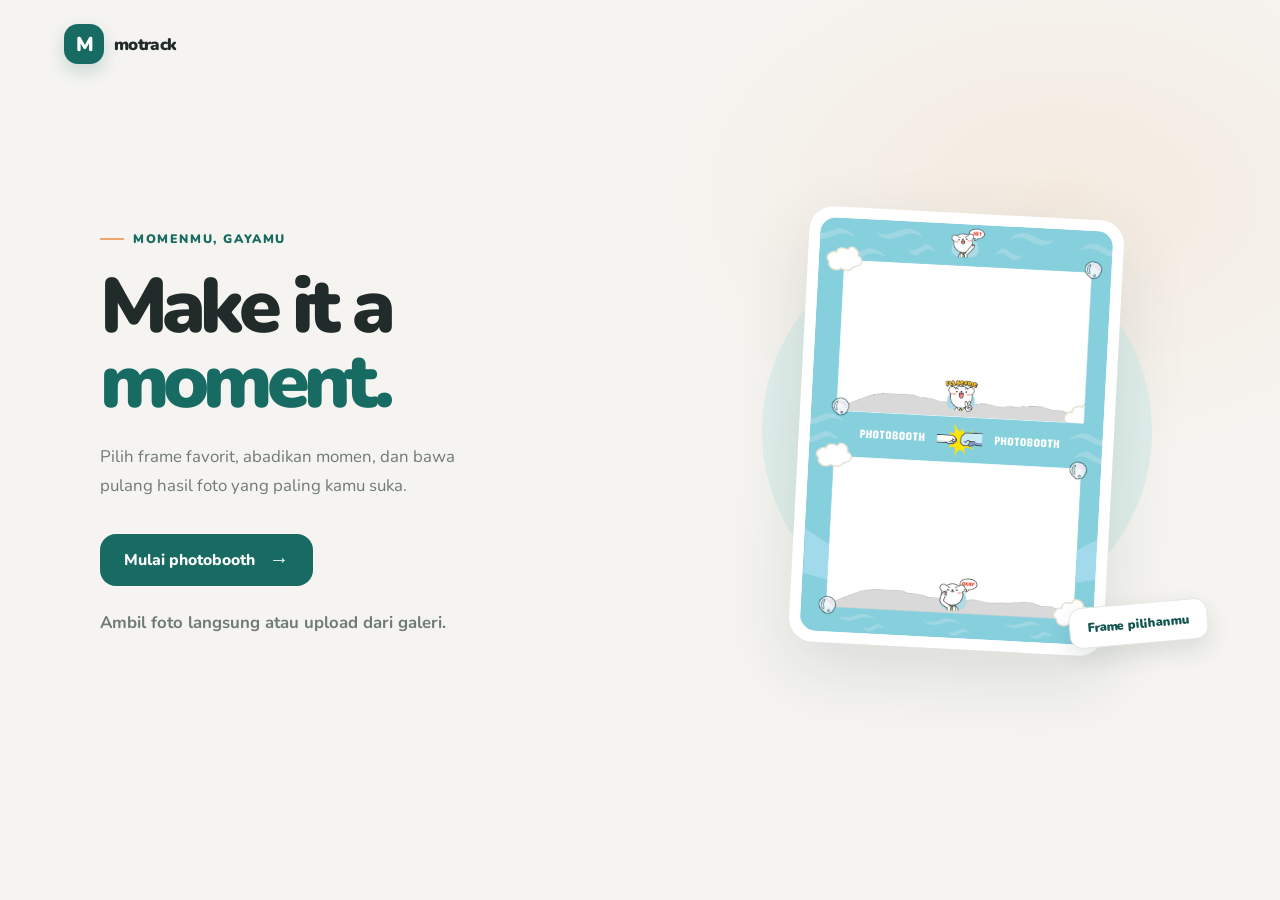
<file: index.html>
<!DOCTYPE html>
<html lang="id">
<head>
  <meta charset="UTF-8" />
  <meta name="viewport" content="width=device-width, initial-scale=1.0" />
  <title>Motrack — Your Photo Moment</title>
  <meta name="description" content="Abadikan momen dengan Motrack. Pilih frame, ambil atau upload foto, lalu hias dan download hasilnya." />

  <link rel="icon" href="data:image/svg+xml,%3Csvg xmlns='http://www.w3.org/2000/svg' viewBox='0 0 40 40'%3E%3Crect width='40' height='40' rx='14' fill='%23176b63'/%3E%3Ctext x='50%25' y='55%25' dominant-baseline='middle' text-anchor='middle' font-family='Arial' font-weight='bold' font-size='25' fill='white'%3EM%3C/text%3E%3C/svg%3E" />
  <link rel="stylesheet" href="StyleSheets/motrack-home.css?v=1" />
</head>
<body>
  <a class="logo" href="index.html" aria-label="Motrack beranda">
    <span class="logo-mark" aria-hidden="true">M</span>
    <span class="logo-name">motrack</span>
  </a>

  <div class="home-container">
    <section class="hero-copy">
      <span class="eyebrow">Momenmu, gayamu</span>
      <h1>Make it a <span>moment.</span></h1>
      <p>Pilih frame favorit, abadikan momen, dan bawa pulang hasil foto yang paling kamu suka.</p>
      <div class="button-container">
        <button id="select-button">Mulai photobooth</button>
      </div>
      <p class="hero-note">Ambil foto langsung atau upload dari galeri.</p>
    </section>

    <div class="photobooth-container" aria-label="Preview frame Motrack">
      <div class="frame-preview-card">
        <img src="Assets/fish-photobooth/camerapage/frame2.png" alt="Preview frame foto Motrack dengan dua slot foto" />
      </div>
      <span class="frame-preview-caption">Frame pilihanmu</span>
    </div>
  </div>

  <script src="Javascripts/motrack-home.js?v=1"></script>
</body>
</html>
</file>
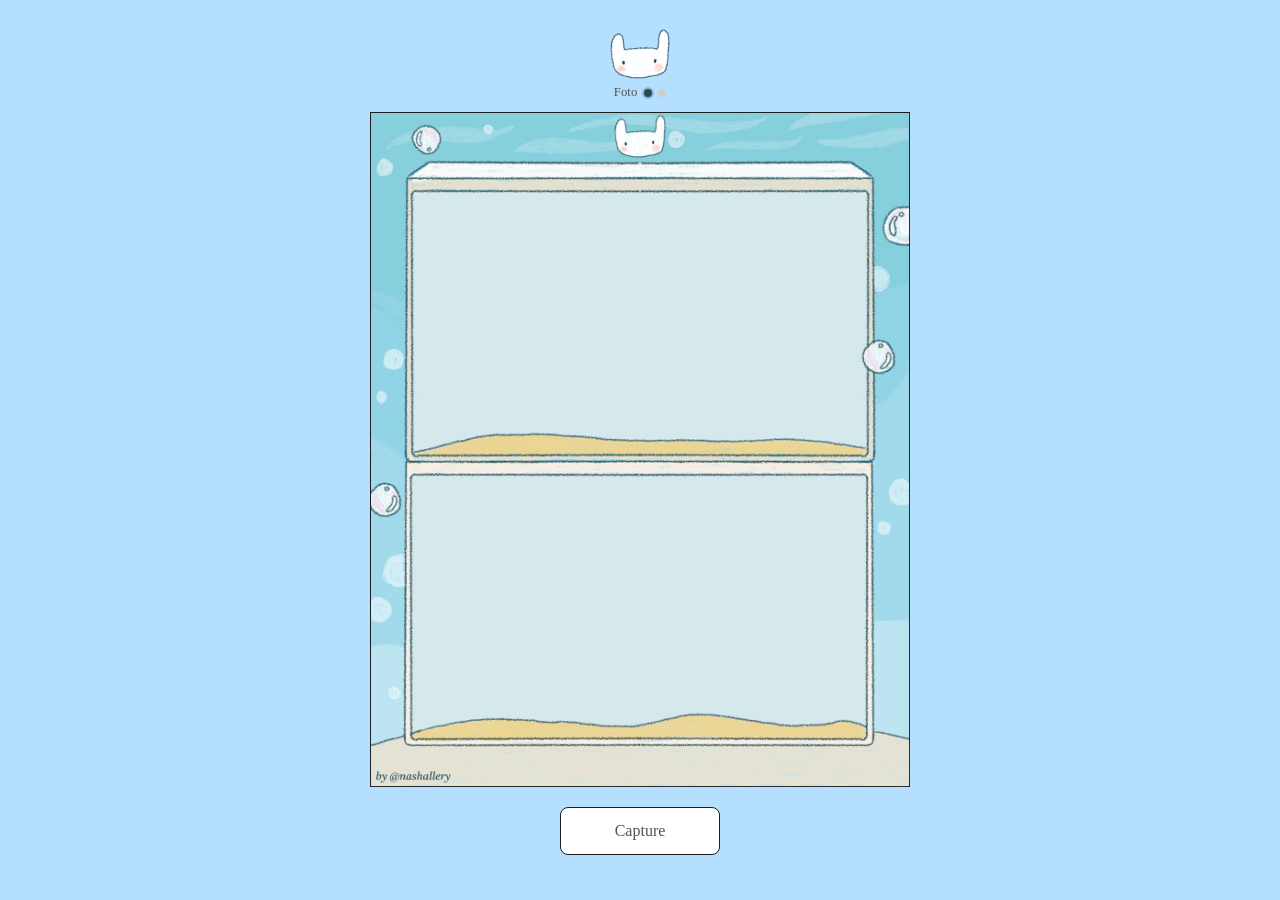
<file: camera.html>
<!DOCTYPE html>
<html lang="id">
<head>
  <meta charset="UTF-8" />
  <meta name="viewport" content="width=device-width, initial-scale=1.0">
  <title>Kamera — Nashallery's Booth</title>
  <meta name="description" content="Ambil foto untuk photobooth Nashallery!" />

  <!-- Favicon -->
  <link rel="icon" href="Assets/fish-photobooth/favicon.png" type="image/x-icon" />
  <link rel="stylesheet" href="StyleSheets/camera.css?v=8" />
</head>
<body>
  <div class="logo" id="logoBtn">
    <img src="Assets/fish-photobooth/logo-new.png" alt="Logo" />
  </div>

  <!-- Photo Progress -->
  <div class="photo-progress" id="photoProgress">
    <!-- Filled by JS -->
  </div>

  <div class="photobooth-container" id="booth">
    <div class="bubble-container"></div>
    <div class="countdown-timer" style="display:none;">3</div>
    <canvas id="finalCanvas"></canvas>
    <video id="liveVideo" autoplay playsinline muted></video>
    <img class="frame-overlay" id="frameOverlay" src="" alt="Frame overlay" />
  </div>

  <div class="controls">
    <button id="takePhoto">Capture</button>
    <button id="readyButton" disabled style="display: none;">Selesai</button>
  </div>

  <!-- Load frame config first, then camera logic -->
  <script src="Javascripts/frameConfig.js?v=8"></script>
  <script src="Javascripts/camera.js?v=8"></script>
  <script src="Javascripts/bubbles.js?v=4"></script>
</body>
</html>
</file>
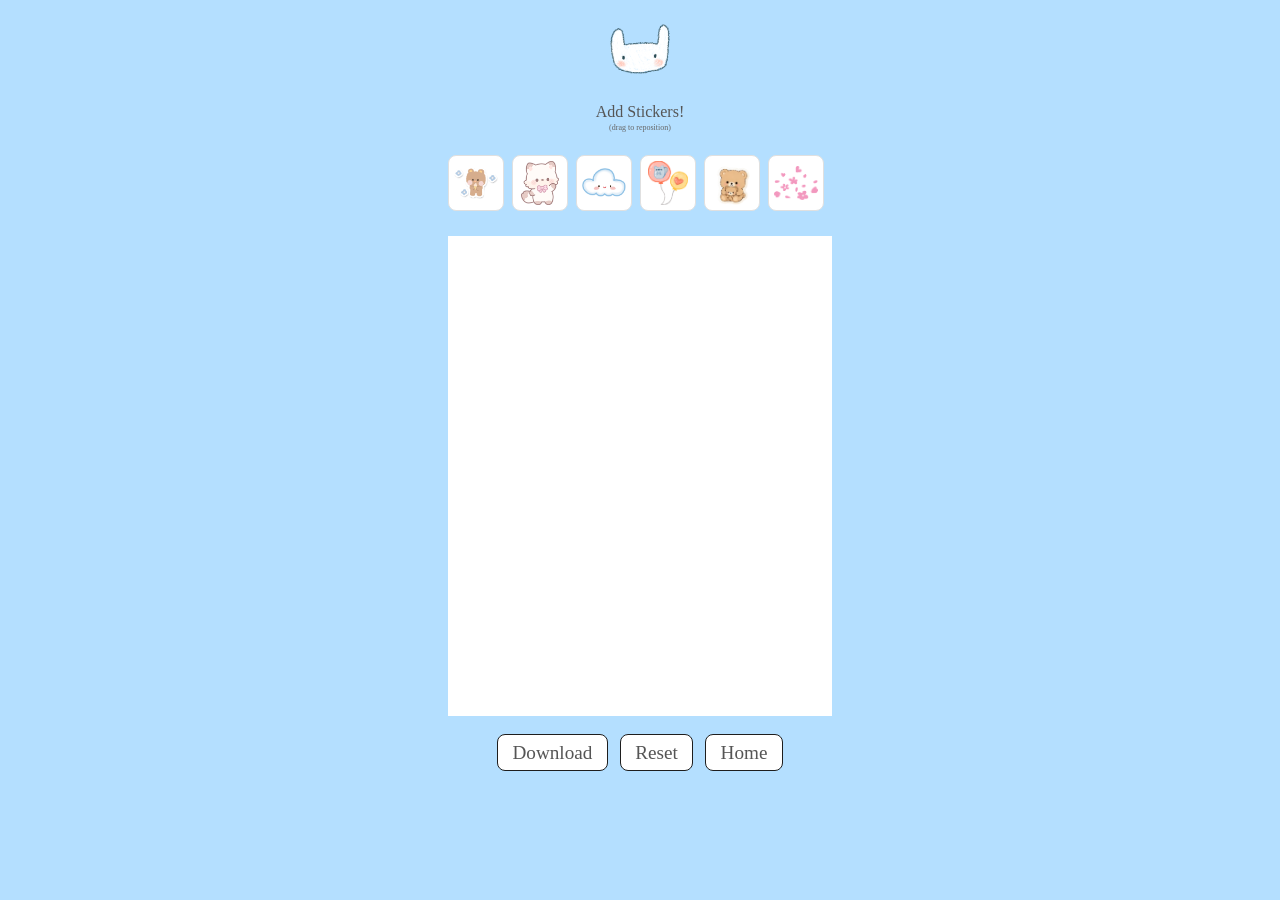
<file: final.html>
<!DOCTYPE html>
<html lang="id">
<head>
  <meta charset="UTF-8">
  <meta name="viewport" content="width=device-width, initial-scale=1.0" />
  <title>Hias & Download — Nashallery's Booth</title>
  <meta name="description" content="Tambahkan stiker lucu ke foto photobooth kamu lalu download!" />

  <!-- Favicon -->
  <link rel="icon" href="Assets/fish-photobooth/favicon.png" type="image/x-icon" />
  <link rel="stylesheet" href="StyleSheets/final.css?v=3" />
</head>
<body>
  <div class="logo" id="logoBtn">
    <img src="Assets/fish-photobooth/logo-new.png" alt="Logo" />
  </div>

  <!-- Page Header -->
  <div class="page-header">
    <h1>Add Stickers!</h1>
    <p>(drag to reposition)</p>
  </div>

  <!-- Sticker Panel -->
  <div class="sticker-panel">
    <div class="sticker-scroll" id="stickerScroll">
      <!-- Sticker items injected by JS -->
    </div>
  </div>

  <!-- Canvas -->
  <div id="canvasContainer">
    <canvas id="finalCanvas"></canvas>
  </div>

  <!-- Action Buttons -->
  <div class="button-container">
    <button id="downloadBtn">Download</button>
    <button id="resetBtn">Reset</button>
    <button id="homeBtn">Home</button>
  </div>

  <!-- Load frame config first, then final logic -->
  <script src="Javascripts/frameConfig.js?v=6"></script>
  <script src="Javascripts/final.js?v=5"></script>
  <script src="Javascripts/bubbles.js?v=4"></script>
</body>
</html>
</file>
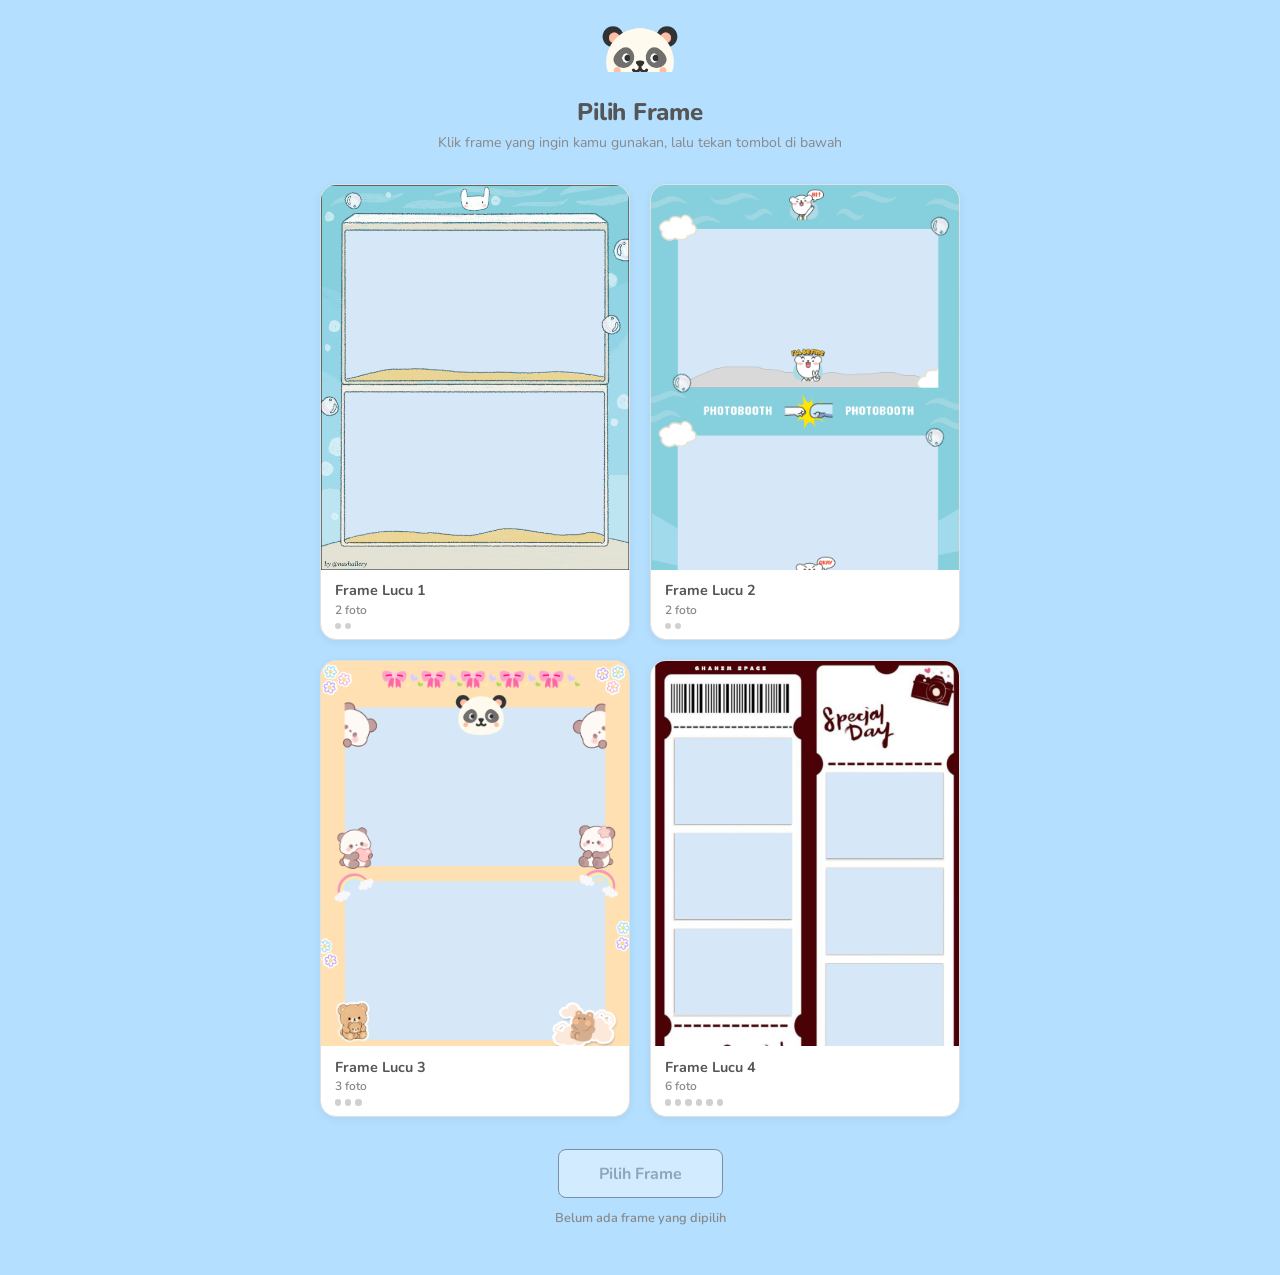
<file: frame-select.html>
<!DOCTYPE html>
<html lang="id">
<head>
  <meta charset="UTF-8" />
  <meta name="viewport" content="width=device-width, initial-scale=1.0" />
  <title>Pilih Frame — Nashallery's Booth</title>
  <meta name="description" content="Pilih frame foto favoritmu untuk photobooth Nashallery!" />

  <!-- Favicon -->
  <link rel="icon" href="Assets/fish-photobooth/favicon.png" type="image/x-icon" />
  <link rel="stylesheet" href="StyleSheets/frame-select.css?v=3" />
</head>
<body>
  <!-- Logo -->
  <div class="logo">
    <img src="Assets/fish-photobooth/favicon.png" alt="Nashallery's Booth Logo" />
  </div>

  <!-- Page Title -->
  <div class="page-title">
    <h1>Pilih Frame</h1>
    <p>Klik frame yang ingin kamu gunakan, lalu tekan tombol di bawah</p>
  </div>

  <!-- Frame Grid (rendered by JS) -->
  <div class="frame-grid" id="frameGrid"></div>

  <!-- CTA -->
  <div class="cta-container">
    <button class="btn-select" id="btnSelect">Pilih Frame</button>
    <span class="cta-hint" id="ctaHint">Belum ada frame yang dipilih</span>
  </div>

  <script src="Javascripts/frame-select.js"></script>
</body>
</html>
</file>
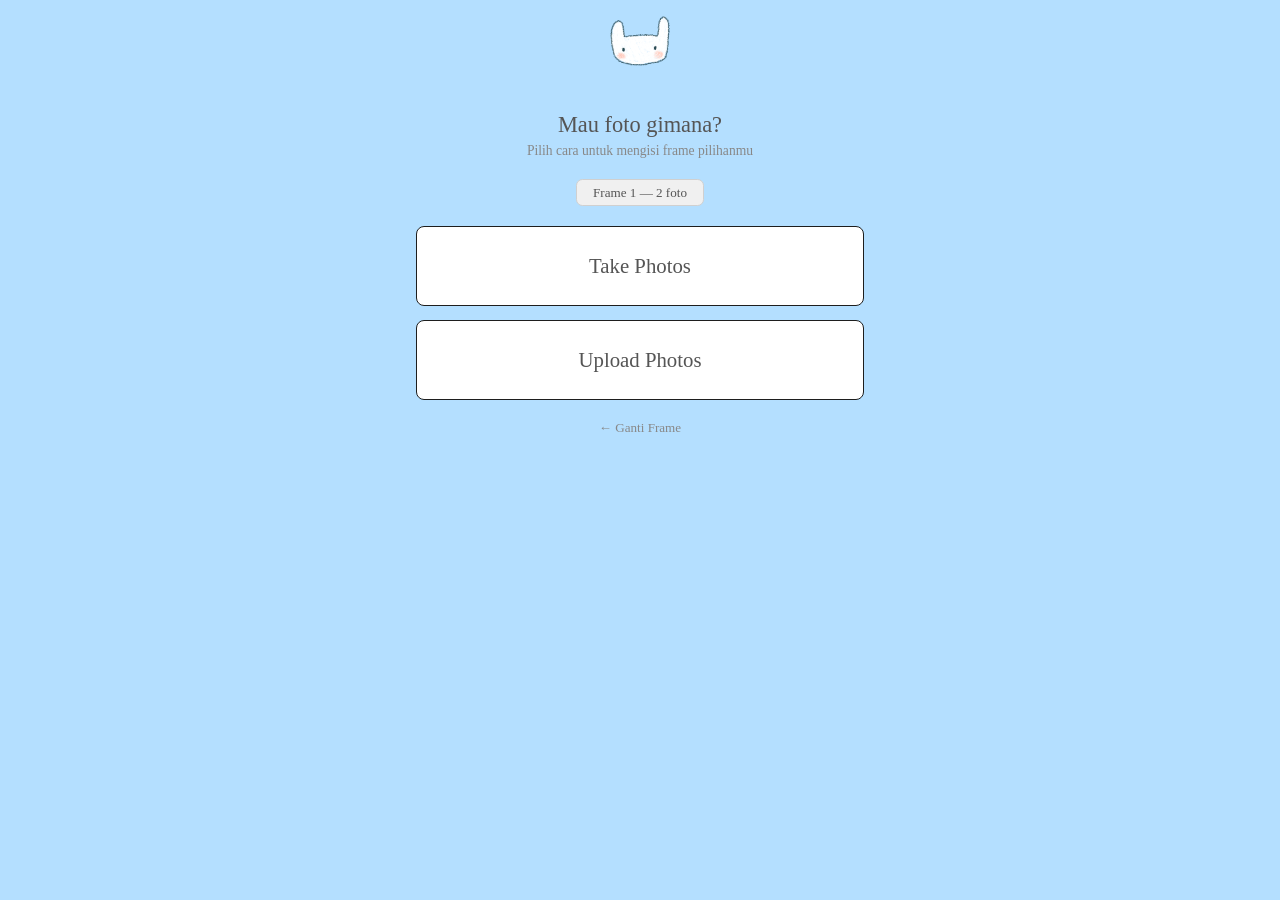
<file: menu.html>
<!DOCTYPE html>
<html lang="id">
<head>
  <meta charset="UTF-8" />
  <meta name="viewport" content="width=device-width, initial-scale=1.0" />
  <title>Menu — Nashallery's Booth</title>
  <meta name="description" content="Pilih mode foto: ambil foto langsung dengan kamera atau upload dari galeri." />

  <!-- Favicon -->
  <link rel="icon" href="Assets/fish-photobooth/favicon.png" type="image/x-icon" />
  <link rel="stylesheet" href="StyleSheets/home.css?v=3" />

  <style>
    @import url('https://fonts.googleapis.com/css2?family=Nunito:wght@400;600;700;800&display=swap');

    .menu-page-wrapper {
      display: flex;
      flex-direction: column;
      align-items: center;
      margin-top: 2.5rem;
      gap: 1.25rem;
      width: 100%;
      max-width: 480px;
      padding: 0 1rem;
    }

    .menu-title {
      text-align: center;
    }
    .menu-title h1 {
      font-family: Castoro, serif;
      font-size: 1.4rem;
      font-weight: 400;
      color: #555555;
    }
    .menu-title p {
      font-family: Castoro, serif;
      font-size: 0.85rem;
      color: #888888;
      margin-top: 0.3rem;
    }

    .menu-btn-group {
      display: flex;
      flex-direction: column;
      gap: 0.85rem;
      width: 100%;
    }

    #menu-camera-button,
    #menu-upload-button {
      width: 100%;
      height: 5rem;
      border-radius: 0.5rem;
      font-size: 1.3rem;
      font-weight: 400;
      font-family: Castoro, serif;
      display: flex;
      align-items: center;
      justify-content: center;
      cursor: pointer;
      transition: transform 0.2s ease;
      background: #ffffff;
      color: #555555;
      border: 1px solid #1e1e1e;
    }
    #menu-camera-button:hover,
    #menu-upload-button:hover {
      transform: scale(1.03);
    }

    .frame-badge {
      display: inline-flex;
      align-items: center;
      background: #f0f0f0;
      color: #555555;
      font-size: 0.82rem;
      font-family: Castoro, serif;
      padding: 0.3rem 1rem;
      border-radius: 0.4rem;
      border: 1px solid #d0d0d0;
    }

    .back-link {
      font-size: 0.82rem;
      color: #888888;
      cursor: pointer;
      text-decoration: none;
      font-family: Castoro, serif;
      transition: color 0.2s;
    }
    .back-link:hover { color: #333333; }
  </style>
</head>
<body>
  <div class="logo" id="logoBtn">
    <img src="Assets/fish-photobooth/logo-new.png" alt="Nashallery's Booth Logo" />
  </div>

  <div class="menu-page-wrapper">
    <div class="menu-title">
      <h1>Mau foto gimana?</h1>
      <p>Pilih cara untuk mengisi frame pilihanmu</p>
    </div>

    <span class="frame-badge" id="frameBadge">Memuat...</span>

    <div class="menu-btn-group">
      <button id="menu-camera-button">Take Photos</button>
      <button id="menu-upload-button">Upload Photos</button>
    </div>

    <a class="back-link" id="backLink">← Ganti Frame</a>
  </div>

  <script src="Javascripts/home.js?v=4"></script>
  <script>
    const FRAME_NAMES = {
      frame1: 'Frame 1 — 2 foto',
      frame2: 'Frame 2 — 2 foto',
      frame3: 'Frame 3 — 3 foto',
      frame4: 'Frame 4 — 6 foto',
    };
    const sel = localStorage.getItem('selectedFrame') || 'frame1';
    document.getElementById('frameBadge').textContent = FRAME_NAMES[sel] || sel;

    document.getElementById('backLink').addEventListener('click', () => {
      window.location.href = 'frame-select.html';
    });
    document.getElementById('logoBtn').addEventListener('click', () => {
      window.location.href = 'index.html';
    });
  </script>
</body>
</html>
</file>
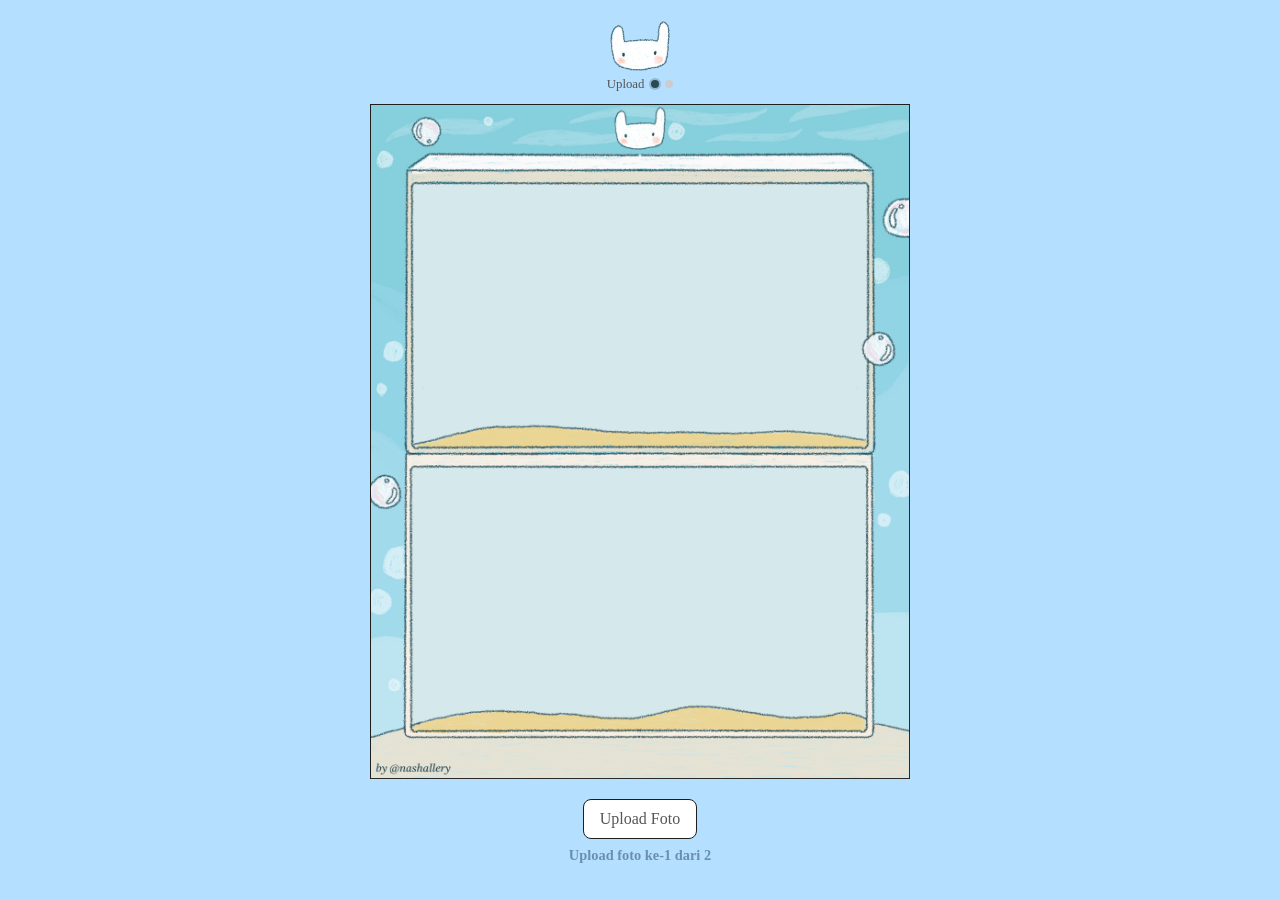
<file: upload.html>
<!DOCTYPE html>
<html lang="id">
<head>
  <meta charset="UTF-8" />
  <meta name="viewport" content="width=device-width, initial-scale=1.0">
  <title>Upload Foto — Nashallery's Booth</title>
  <meta name="description" content="Upload foto dari galeri untuk photobooth Nashallery!" />

  <!-- Favicon -->
  <link rel="icon" href="Assets/fish-photobooth/favicon.png" type="image/x-icon" />
  <link rel="stylesheet" href="StyleSheets/camera.css?v=3" />

  <style>
    /* Hide actual file input */
    #uploadPhotoInput { display: none; }

    .upload-hint {
      font-size: 0.9rem;
      color: #6B8EAD;
      font-weight: 600;
      text-align: center;
      margin-top: 0.5rem;
    }
  </style>
</head>
<body>
  <div class="logo" id="logoBtn">
    <img src="Assets/fish-photobooth/logo-new.png" alt="Logo" />
  </div>

  <!-- Photo Progress -->
  <div class="photo-progress" id="photoProgress">
    <!-- Filled by JS -->
  </div>

  <div class="photobooth-container" id="booth">
    <div class="bubble-container"></div>
    <canvas id="finalCanvas"></canvas>

    <!-- Hidden file input -->
    <input type="file" id="uploadPhotoInput" accept="image/*" />

    <img class="frame-overlay" id="frameOverlay" src="" alt="Frame overlay" />
  </div>

  <div class="controls">
    <button id="uploadPhoto">Upload Foto</button>
    <button id="readyButton" disabled style="display:none;">Selesai</button>
  </div>

  <p class="upload-hint" id="uploadHint">Upload foto satu per satu sesuai jumlah slot frame</p>

  <!-- Load frame config first, then upload logic -->
  <script src="Javascripts/frameConfig.js?v=6"></script>
  <script src="Javascripts/upload.js?v=6"></script>
  <script src="Javascripts/bubbles.js?v=4"></script>
</body>
</html>
</file>
<file: StyleSheets/motrack-home.css>
@import url('https://fonts.googleapis.com/css2?family=Nunito:wght@400;500;600;700;800;900&display=swap');

:root {
  --page: #f5f4f0;
  --ink: #202b2a;
  --muted: #707b77;
  --brand: #176b63;
  --brand-dark: #10544e;
  --brand-soft: #e1efeb;
  --accent: #f0a66a;
  --shadow: 0 24px 70px rgba(28, 53, 48, 0.12);
}

*, *::before, *::after {
  box-sizing: border-box;
  margin: 0;
  padding: 0;
}

body {
  min-height: 100vh;
  padding: 24px clamp(18px, 5vw, 72px) 48px;
  background:
    radial-gradient(ellipse at 83% 22%, rgba(240, 166, 106, 0.12), transparent 25rem),
    var(--page);
  color: var(--ink);
  font-family: 'Nunito', 'Segoe UI', sans-serif;
}

.logo {
  display: inline-flex;
  align-items: center;
  gap: 10px;
  color: var(--ink);
  cursor: pointer;
  text-decoration: none;
}

.logo-mark {
  display: grid;
  width: 40px;
  height: 40px;
  place-items: center;
  border-radius: 14px;
  background: var(--brand);
  color: white;
  font-size: 1.25rem;
  font-weight: 900;
  letter-spacing: -0.08em;
  box-shadow: 0 7px 18px rgba(23, 107, 99, 0.2);
}

.logo-name {
  font-size: 1.05rem;
  font-weight: 900;
  letter-spacing: -0.04em;
}

.home-container {
  display: grid;
  width: min(100%, 1080px);
  min-height: min(690px, calc(100vh - 120px));
  grid-template-columns: 1fr 0.82fr;
  align-items: center;
  gap: clamp(32px, 7vw, 88px);
  margin: 22px auto 0;
}

.hero-copy {
  max-width: 530px;
}

.eyebrow {
  display: inline-flex;
  align-items: center;
  gap: 9px;
  margin-bottom: 22px;
  color: var(--brand);
  font-size: 0.77rem;
  font-weight: 900;
  letter-spacing: 0.13em;
  text-transform: uppercase;
}

.eyebrow::before {
  width: 24px;
  height: 2px;
  background: var(--accent);
  content: '';
}

.hero-copy h1 {
  max-width: 560px;
  font-size: clamp(2.9rem, 6vw, 5.2rem);
  font-weight: 900;
  letter-spacing: -0.075em;
  line-height: 0.98;
}

.hero-copy h1 span {
  color: var(--brand);
}

.hero-copy p {
  max-width: 410px;
  margin-top: 22px;
  color: var(--muted);
  font-size: 1.05rem;
  line-height: 1.75;
}

.button-container {
  margin-top: 34px;
}

button {
  min-height: 52px;
  padding: 0 24px;
  border: 0;
  border-radius: 16px;
  background: var(--brand);
  color: white;
  font: inherit;
  font-size: 0.98rem;
  font-weight: 800;
  cursor: pointer;
  transition: background 0.2s ease, transform 0.2s ease, box-shadow 0.2s ease;
}

button:hover {
  transform: translateY(-2px);
  background: var(--brand-dark);
  box-shadow: 0 10px 22px rgba(23, 107, 99, 0.2);
}

button:focus-visible, a:focus-visible {
  outline: 3px solid var(--accent);
  outline-offset: 4px;
}

#select-button {
  display: inline-flex;
  align-items: center;
  gap: 14px;
}

#select-button::after {
  content: '→';
  font-size: 1.25rem;
  line-height: 1;
}

.hero-note {
  margin-top: 15px;
  color: var(--muted);
  font-size: 0.84rem;
  font-weight: 700;
}

.photobooth-container {
  position: relative;
  display: flex;
  justify-content: center;
  align-items: center;
  min-width: 0;
  padding: clamp(16px, 3vw, 30px);
}

.photobooth-container::before {
  position: absolute;
  width: min(92%, 390px);
  aspect-ratio: 1;
  border-radius: 50%;
  background: var(--brand-soft);
  content: '';
}

.frame-preview-card {
  position: relative;
  width: min(100%, 315px);
  padding: 10px;
  transform: rotate(3deg);
  border: 1px solid rgba(255, 255, 255, 0.8);
  border-radius: 24px;
  background: white;
  box-shadow: var(--shadow);
  transition: transform 0.3s ease;
}

.frame-preview-card:hover {
  transform: rotate(0deg) translateY(-5px);
}

.frame-preview-card img {
  display: block;
  width: 100%;
  height: auto;
  border-radius: 16px;
}

.frame-preview-caption {
  position: absolute;
  right: -28px;
  bottom: 35px;
  padding: 11px 17px;
  transform: rotate(-5deg);
  border: 1px solid #e5e8e3;
  border-radius: 13px;
  background: white;
  color: var(--brand-dark);
  font-size: 0.79rem;
  font-weight: 900;
  box-shadow: 0 10px 25px rgba(28, 53, 48, 0.12);
}

@media (max-width: 720px) {
  body { padding-top: 16px; }
  .home-container {
    min-height: 0;
    grid-template-columns: 1fr;
    gap: 10px;
    margin-top: 48px;
  }
  .hero-copy { text-align: center; }
  .eyebrow { justify-content: center; }
  .hero-copy p { margin-right: auto; margin-left: auto; }
  .button-container { margin-top: 25px; }
  .hero-note { margin-bottom: 6px; }
  .photobooth-container { padding: 24px 38px 8px; }
  .frame-preview-card { width: min(75vw, 260px); }
  .frame-preview-caption { right: -24px; bottom: 24px; }
}

@media (prefers-reduced-motion: reduce) {
  *, *::before, *::after {
    scroll-behavior: auto !important;
    transition-duration: 0.01ms !important;
  }
}
</file>
<file: StyleSheets/camera.css>
/* ============================
   CAMERA PAGE — Clean Original Style
   ============================ */

* {
  box-sizing: border-box;
  margin: 0;
  padding: 0;
}

body {
  font-family: sans-serif;
  background: #B4DFFF;
  display: flex;
  flex-direction: column;
  align-items: center;
  justify-content: center;
  min-height: 100vh;
  padding-top: 1rem;
  padding-bottom: 2rem;
}

/* Logo */
.logo {
  position: relative;
  width: 80px;
  height: 56px;
  overflow: hidden;
  padding-bottom: 1vh;
  cursor: pointer;
}
.logo img {
  width: 100%;
  height: auto;
}

/* Photo progress indicator */
.photo-progress {
  display: flex;
  align-items: center;
  gap: 0.4rem;
  margin-bottom: 0.75rem;
  font-family: Castoro, serif;
  font-size: 0.8rem;
  color: #555555;
}
.progress-dot {
  width: 0.5rem;
  height: 0.5rem;
  border-radius: 50%;
  background: #cccccc;
  transition: background 0.3s;
}
.progress-dot.done { background: #555555; }
.progress-dot.active {
  background: #2a4a53;
  box-shadow: 0 0 0 2px rgba(42, 74, 83, 0.25);
}

/* Photobooth container */
.photobooth-container {
  position: relative;
  width: 60vmin;
  max-width: 588px;
  /* aspect-ratio is set dynamically by JS per frame */
  background: #D5E8EB;
  overflow: hidden;
}

@media (max-width: 768px) {
  .photobooth-container {
    width: 90vw;
    max-width: none;
  }
}

/* Countdown */
.countdown-timer {
  position: absolute;
  top: 0.5rem;
  left: 50%;
  transform: translateX(-50%);
  z-index: 100;
  display: flex;
  align-items: center;
  justify-content: center;
  width: 4.66669rem;
  height: 2.8rem;
  padding: 0.8485rem;
  border-radius: 0.75rem;
  border: 1.358px solid #1E1E1E;
  background: #FFF;
  color: #1E1E1E;
  text-align: center;
  font-family: Castoro, serif;
  font-size: 1.697rem;
  font-weight: 400;
  line-height: 1;
  pointer-events: none;
  transition: top 0.3s ease, left 0.3s ease;
}

/* Canvas and Video */
#finalCanvas {
  width: 100%;
  height: 100%;
  display: block;
}

#liveVideo {
  position: absolute;
  top: 0;
  left: 0;
  width: 100%;
  height: 50%;
  object-fit: cover;
  transform: scaleX(-1);
  z-index: 1;
  display: none;
}

/* Frame overlay */
.frame-overlay {
  position: absolute;
  top: 0;
  left: 0;
  width: 100%;
  height: 100%;
  pointer-events: none;
  z-index: 3;
  object-fit: fill;
}

/* Controls */
.controls {
  margin-top: 20px;
  display: flex;
  gap: 12px;
  justify-content: center;
}

/* Buttons */
button {
  padding: 10px 16px;
  font-size: 16px;
  cursor: pointer;
  color: #555555;
  font-family: Castoro, serif;
  font-weight: 400;
  background-color: #ffffff;
  border: 1px solid #1e1e1e;
  border-radius: 0.5rem;
  text-align: center;
  transition: transform 0.2s ease-in-out;
}

button:hover {
  transform: scale(1.05);
}

#takePhoto {
  display: flex;
  justify-content: center;
  align-items: center;
  gap: 0.56169rem;
  width: 10rem;
  height: 3rem;
  padding: 0.5rem 1rem;
  background-color: #FFF;
}

#takePhoto:disabled {
  opacity: 0.45;
  cursor: not-allowed;
  transform: none;
}

#readyButton {
  width: 10rem;
  height: 3rem;
}

/* Bubble container */
.bubble-container {
  position: absolute;
  top: 0;
  left: 0;
  width: 100%;
  aspect-ratio: 588 / 735;
  overflow: hidden;
  pointer-events: none;
  z-index: 100;
}

/* Bubble styling */
.bubble {
  position: absolute;
  bottom: -100px;
  opacity: 1;
  transform-origin: center;
  animation-name: riseSpin;
  animation-timing-function: linear;
  animation-fill-mode: forwards;
}

@keyframes riseSpin {
  0%   { transform: translateY(0) rotate(0deg) scale(1); opacity: 1; }
  80%  { opacity: 1; }
  100% { transform: translateY(-110vh) rotate(360deg) scale(0.5); opacity: 0; }
}

/* Upload hint text */
.upload-hint {
  font-family: Castoro, serif;
  font-size: 0.8rem;
  color: #888888;
  text-align: center;
  margin-top: 0.4rem;
}

/* Flash feedback on capture */
@keyframes flashOut {
  0%   { opacity: 1; }
  100% { opacity: 0; }
}
</file>
<file: StyleSheets/final.css>
/* ============================
   FINAL PAGE — Clean Original Style
   ============================ */

body {
  background-color: #B4DFFF;
  display: flex;
  flex-direction: column;
  align-items: center;
  height: 100%;
  padding: 1rem 0 2rem;
  gap: 0;
}

/* Typography */
h1 {
  color: #555555;
  font-family: Castoro, serif;
  font-size: 1rem;
  font-weight: 400;
}

p {
  font-size: 0.5em;
  color: #666;
  margin-top: -8px;
}

/* Logo */
.logo {
  position: relative;
  width: 80px;
  height: 56px;
  overflow: hidden;
  cursor: pointer;
}
.logo img {
  width: 100%;
  height: auto;
}

/* Page header */
.page-header {
  display: flex;
  flex-direction: column;
  align-items: center;
  margin-top: 0.75rem;
  gap: 0;
}

/* Sticker panel */
.sticker-panel {
  width: 30vw;
  max-width: 90vw;
  margin-top: 0.5rem;
}

@media (max-width: 768px) {
  .sticker-panel {
    width: 80vw;
    max-width: 90vw;
  }
}

.sticker-scroll {
  display: flex;
  flex-direction: row;
  gap: 0.5rem;
  overflow-x: auto;
  padding: 0.4rem 0 0.6rem;
  scrollbar-width: thin;
  scrollbar-color: #cccccc transparent;
}

.sticker-scroll::-webkit-scrollbar {
  height: 3px;
}
.sticker-scroll::-webkit-scrollbar-track {
  background: transparent;
}
.sticker-scroll::-webkit-scrollbar-thumb {
  background: #cccccc;
  border-radius: 4px;
}

/* Individual sticker button */
.sticker-item {
  flex-shrink: 0;
  width: 56px;
  height: 56px;
  border-radius: 0.5rem;
  background: #ffffff;
  border: 1px solid #e0e0e0;
  cursor: pointer;
  transition: transform 0.15s ease;
  display: flex;
  align-items: center;
  justify-content: center;
  padding: 5px;
}

.sticker-item img {
  width: 100%;
  height: 100%;
  object-fit: contain;
  pointer-events: none;
}

.sticker-item:hover {
  transform: scale(1.12);
  border-color: #aaaaaa;
}

.sticker-item:active {
  transform: scale(0.95);
}

/* Canvas container */
#canvasContainer {
  position: relative;
  margin-top: 16px;
  width: 30vw;
  max-width: 90vw;
  display: flex;
  justify-content: center;
  align-items: center;
}

@media (max-width: 768px) {
  #canvasContainer {
    width: 80vw;
    max-width: 90vw;
  }
}

/* Canvas */
canvas {
  width: 100%;
  height: auto;
  background: #fff;
  cursor: grab;
  display: block;
}

canvas:active {
  cursor: grabbing;
}

/* Button container */
.button-container {
  display: flex;
  flex-direction: row;
  align-items: center;
  justify-content: center;
  gap: 12px;
  padding-top: 2vh;
}

/* Buttons */
button {
  font-family: Castoro, serif;
  font-size: 1.2rem;
  font-weight: 400;
  color: #555555;
  background-color: #fff;
  border: 1px solid #1e1e1e;
  border-radius: 0.5rem;
  text-align: center;
  cursor: pointer;
  transition: transform 0.2s ease-in-out;
  padding: 0.4rem 0.9rem;
}

button:hover {
  transform: scale(1.05);
}
</file>
<file: StyleSheets/frame-select.css>
/* ============================
   FRAME SELECT PAGE — Clean Blue
   ============================ */

@import url('https://fonts.googleapis.com/css2?family=Nunito:wght@400;600;700;800&display=swap');

:root {
  --bg-main: #B4DFFF;
  --accent: #4a90d9;
  --accent-dark: #2c6fad;
  --accent-light: #d6e8f7;
  --text-main: #555555;
  --text-soft: #888888;
  --white: #ffffff;
  --border: #d0e4f4;
}

*, *::before, *::after {
  box-sizing: border-box;
  margin: 0;
  padding: 0;
}

body {
  background-color: var(--bg-main);
  min-height: 100vh;
  display: flex;
  flex-direction: column;
  align-items: center;
  padding: 1rem 1rem 3rem;
  font-family: 'Nunito', sans-serif;
  color: var(--text-main);
}

/* Logo */
.logo {
  width: 80px;
  height: 56px;
  overflow: hidden;
  cursor: pointer;
  transition: transform 0.2s ease;
}
.logo:hover { transform: scale(1.05); }
.logo img { width: 100%; height: auto; }

/* Page Title */
.page-title {
  margin-top: 1.5rem;
  text-align: center;
}
.page-title h1 {
  font-size: 1.5rem;
  font-weight: 800;
  color: var(--text-main);
  letter-spacing: -0.01em;
}
.page-title p {
  font-size: 0.88rem;
  color: var(--text-soft);
  margin-top: 0.3rem;
}

/* Frame Grid */
.frame-grid {
  display: grid;
  grid-template-columns: repeat(2, 1fr);
  gap: 1.25rem;
  margin-top: 2rem;
  width: 100%;
  max-width: 640px;
}

/* Frame Card */
.frame-card {
  position: relative;
  background: var(--white);
  border: 1.5px solid #e0e0e0;
  border-radius: 1rem;
  overflow: hidden;
  cursor: pointer;
  transition: all 0.2s ease;
  box-shadow: 0 2px 10px rgba(0,0,0,0.06);
  display: flex;
  flex-direction: column;
}

.frame-card:hover {
  border-color: var(--accent);
  transform: translateY(-3px);
  box-shadow: 0 6px 20px rgba(74, 144, 217, 0.15);
}

.frame-card.selected {
  border-color: var(--accent-dark);
  box-shadow: 0 0 0 3px rgba(74, 144, 217, 0.25), 0 6px 20px rgba(74, 144, 217, 0.12);
}

/* Selected checkmark */
.frame-card.selected::after {
  content: '✓';
  position: absolute;
  top: 0.5rem;
  right: 0.5rem;
  width: 1.6rem;
  height: 1.6rem;
  background: var(--accent-dark);
  color: white;
  border-radius: 50%;
  display: flex;
  align-items: center;
  justify-content: center;
  font-size: 0.9rem;
  font-weight: 800;
  z-index: 10;
  animation: popIn 0.25s ease;
}

@keyframes popIn {
  from { transform: scale(0); opacity: 0; }
  to   { transform: scale(1); opacity: 1; }
}

/* Frame Preview */
.frame-preview {
  width: 100%;
  aspect-ratio: 4 / 5;
  object-fit: cover;
  object-position: center top;
  display: block;
  background: var(--accent-light);
}

/* Frame Info */
.frame-info {
  padding: 0.65rem 0.85rem;
  display: flex;
  flex-direction: column;
  gap: 0.1rem;
}

.frame-info .frame-name {
  font-weight: 700;
  font-size: 0.9rem;
  color: var(--text-main);
}

.frame-info .frame-meta {
  font-size: 0.75rem;
  color: var(--text-soft);
  font-weight: 600;
}

/* Slot dots */
.slot-dots {
  display: flex;
  gap: 0.25rem;
  margin-top: 0.2rem;
  flex-wrap: wrap;
}
.slot-dot {
  width: 0.4rem;
  height: 0.4rem;
  border-radius: 50%;
  background: #d0d0d0;
  transition: background 0.2s;
}
.frame-card.selected .slot-dot {
  background: var(--accent-dark);
}

/* CTA */
.cta-container {
  margin-top: 2rem;
  display: flex;
  flex-direction: column;
  align-items: center;
  gap: 0.65rem;
}

.btn-select {
  padding: 0.8rem 2.5rem;
  font-size: 1rem;
  font-weight: 700;
  font-family: 'Nunito', sans-serif;
  background-color: var(--white);
  color: var(--text-main);
  border: 1px solid #1e1e1e;
  border-radius: 0.5rem;
  cursor: pointer;
  transition: transform 0.2s ease;
  opacity: 0.4;
  pointer-events: none;
}

.btn-select.active {
  opacity: 1;
  pointer-events: all;
}

.btn-select.active:hover {
  transform: scale(1.05);
}

.btn-select.active:active {
  transform: scale(0.97);
}

.cta-hint {
  font-size: 0.8rem;
  color: var(--text-soft);
  font-weight: 600;
}

/* Mobile */
@media (max-width: 600px) {
  .frame-grid {
    grid-template-columns: repeat(2, 1fr);
    gap: 0.85rem;
  }
  .page-title h1 { font-size: 1.25rem; }
}
</file>
<file: StyleSheets/home.css>
/* ============================
   HOME & MENU — Clean Original Style
   ============================ */

@import url('https://fonts.googleapis.com/css2?family=Nunito:wght@400;600;700;800&display=swap');

:root {
  --main-background: #B4DFFF;
  --dark-green-theme: #2a4a53;
  --main-text: #555555;
  --white: #ffffff;

  --container-width: 500px;
  --container-aspect-ratio: 604 / 574;

  --fish-rotation: 7.52deg;
  --strip-rotation: 16.52deg;
  --bubble-rotation: -16.52deg;
}

/* Reset */
*, *::before, *::after {
  box-sizing: border-box;
  margin: 0;
  padding: 0;
}

/* Body */
body {
  background-color: var(--main-background);
  display: flex;
  flex-direction: column;
  align-items: center;
  height: 100%;
  padding: 1rem 0 2rem 0;
  gap: 0;
  font-family: Castoro, serif;
}

/* Logo */
.logo {
  position: relative;
  width: 80px;
  height: 56px;       /* crop out the text below the rabbit */
  overflow: hidden;
  cursor: pointer;
}
.logo img {
  width: 100%;
  height: auto;
}

/* Home Container */
.home-container {
  display: flex;
  flex-direction: column;
  align-items: center;
  width: 37.75rem;
  gap: 0.5rem;
  margin-top: 0;
  padding-top: 0;
}

/* Photobooth Container */
.photobooth-container {
  position: relative;
  width: var(--container-width);
  aspect-ratio: var(--container-aspect-ratio);
  display: flex;
  flex-direction: column;
  justify-content: center;
  align-items: center;
  overflow: hidden;
  margin-top: 2vh;
}

@media screen and (max-width: 768px) {
  .photobooth-container {
    width: 90vw;
  }
}

/* Menu Page */
.menu-container {
  display: flex;
  flex-direction: column;
  align-items: center;
  justify-content: top;
  width: 37.75rem;
  height: 100vh;
  gap: 0.75rem;
  margin-top: 3rem;
  padding: 0;
}

.menu-header {
  width: 20rem;
  aspect-ratio: 517 / 68;
  background-image: url('../Assets/fish-photobooth/menupage/Header.png');
  background-size: cover;
  background-repeat: no-repeat;
  background-position: center;
  margin: 0 auto 1rem auto;
}

/* Mock Elements */
.photobooth-mock,
.photostrip-mock,
.bubbles-mock,
.fish-mock-1,
.fish-mock-2,
.fish-mock-3 {
  position: absolute;
  background-size: cover;
  background-position: center;
  background-repeat: no-repeat;
  object-fit: contain;
}

/* Photobooth frame */
.photobooth-mock {
  z-index: 1;
  width: calc((375 / 604) * 100%);
  height: calc(534.4 / 574 * 100%);
  left: calc(114 / 604 * 100%);
  top: calc(20 / 574 * 100%);
  background-image: url('../Assets/fish-photobooth/homepage/animated-photobooth-mock/1.png');
  transition: opacity 0.15s;
  opacity: 1;
}

/* Photostrip */
.photostrip-mock {
  z-index: 2;
  width: calc((266.99 / 604) * 100%);
  height: calc(331.94 / 574 * 100%);
  right: calc(35 / 604 * 100%);
  top: calc(160 / 574 * 100%);
  background-image: url('../Assets/fish-photobooth/homepage/photostrip-straight.png');
  transform: rotate(var(--strip-rotation));
}

/* Bubbles */
.bubbles-mock {
  z-index: 2;
  width: calc((82.09 / 604) * 100%);
  height: calc(109 / 574 * 100%);
  left: calc(26 / 604 * 100%);
  top: calc(2 / 574 * 100%);
  background-image: url('../Assets/fish-photobooth/homepage/animated-bubbles-home/bubble-1.png');
  transform: rotate(var(--bubble-rotation));
}

/* Fishes */
.fish-mock-1 {
  z-index: 3;
  width: calc((72.65 / 604) * 100%);
  height: calc(44.21 / 574 * 100%);
  left: calc(25 / 604 * 100%);
  top: calc(251.34 / 574 * 100%);
  background-image: url('../Assets/fish-photobooth/homepage/goldfish.png');
  transform: rotate(calc(-1 * var(--fish-rotation)));
}
.fish-mock-2 {
  z-index: 3;
  width: calc((72.65 / 604) * 100%);
  height: calc(44.21 / 574 * 100%);
  left: calc(425.46 / 604 * 100%);
  top: calc(8.69 / 574 * 100%);
  background-image: url('../Assets/fish-photobooth/homepage/goldfish.png');
  transform: rotate(var(--fish-rotation));
}
.fish-mock-3 {
  z-index: 3;
  width: calc((72.65 / 604) * 100%);
  height: calc(44.21 / 574 * 100%);
  right: calc(60 / 604 * 100%);
  bottom: calc(10 / 574 * 100%);
  background-image: url('../Assets/fish-photobooth/homepage/goldfish.png');
  transform: rotate(calc(-1 * var(--fish-rotation)));
}

/* Buttons */
.button-container {
  margin-top: 0;
}

button {
  color: var(--main-text);
  font-family: Castoro, serif;
  font-size: 1.5rem;
  font-weight: 400;
  background-color: var(--white);
  border: 1px solid #1e1e1e;
  border-radius: 0.5rem;
  text-align: center;
  cursor: pointer;
  transition: transform 0.2s ease-in-out;
}

button:hover {
  transform: scale(1.05);
}

#select-button {
  display: flex;
  justify-content: center;
  align-items: center;
  gap: 0.56rem;
  width: 10rem;
  height: 3rem;
  padding: 0.5rem 1rem;
}

#menu-camera-button,
#menu-upload-button {
  display: flex;
  justify-content: center;
  align-items: center;
  gap: 0.56rem;
  width: 20rem;
  height: 5rem;
  padding: 0.5rem 1rem;
}

@media screen and (max-width: 768px) {
  #select-button {
    width: 8rem;
    height: 3.2rem;
    font-size: 1.2rem;
    padding: 0.4rem 0.5rem;
    gap: 0.4rem;
  }
  button {
    font-size: 1.5rem;
  }
}
</file>
